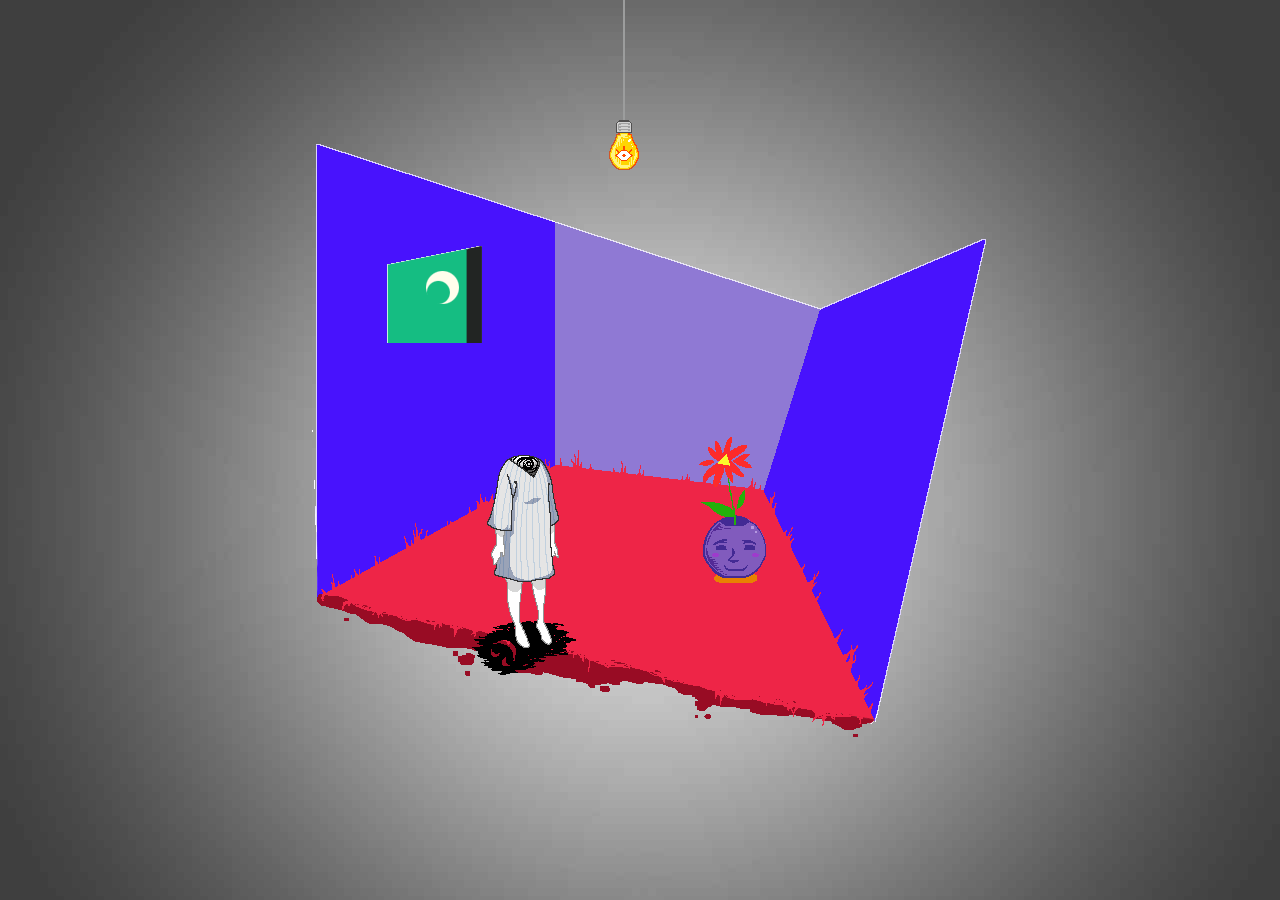
<file: index.html>
<!DOCTYPE html>

<html>

    <head>
    
        <title>home</title>

        <link rel="stylesheet" type="text/css" href="styles.css">       
        <script src="mousetrap.min.js"></script>
        <script src="jquery.js"></script>
        <script src="index.js"></script>

    </head>

<body id="index" class="object">
		
		<div id="lights" class="object"></div>
		
		<a href="r1.html"><div id="startButton" class="object"></div></a>
		<a href="info.html"><div id="infoButton" class="object"></div></a>
		<a href="credits.html"><div id="creditsButton" class="object"></div></a>


		</div>
    
    
<!-- CHECK if music is pulled from correct folder
    	<audio src=music/"???.mp3" autoplay loop hidden>
    	Your browser does not support the <audio> element.   
		</audio>
 -->
 
 <script>
  (function(i,s,o,g,r,a,m){i['GoogleAnalyticsObject']=r;i[r]=i[r]||function(){
  (i[r].q=i[r].q||[]).push(arguments)},i[r].l=1*new Date();a=s.createElement(o),
  m=s.getElementsByTagName(o)[0];a.async=1;a.src=g;m.parentNode.insertBefore(a,m)
  })(window,document,'script','//www.google-analytics.com/analytics.js','ga');

  ga('create', 'UA-62770503-1', 'auto');
  ga('send', 'pageview');

</script>

	</body>

</html>
</file>
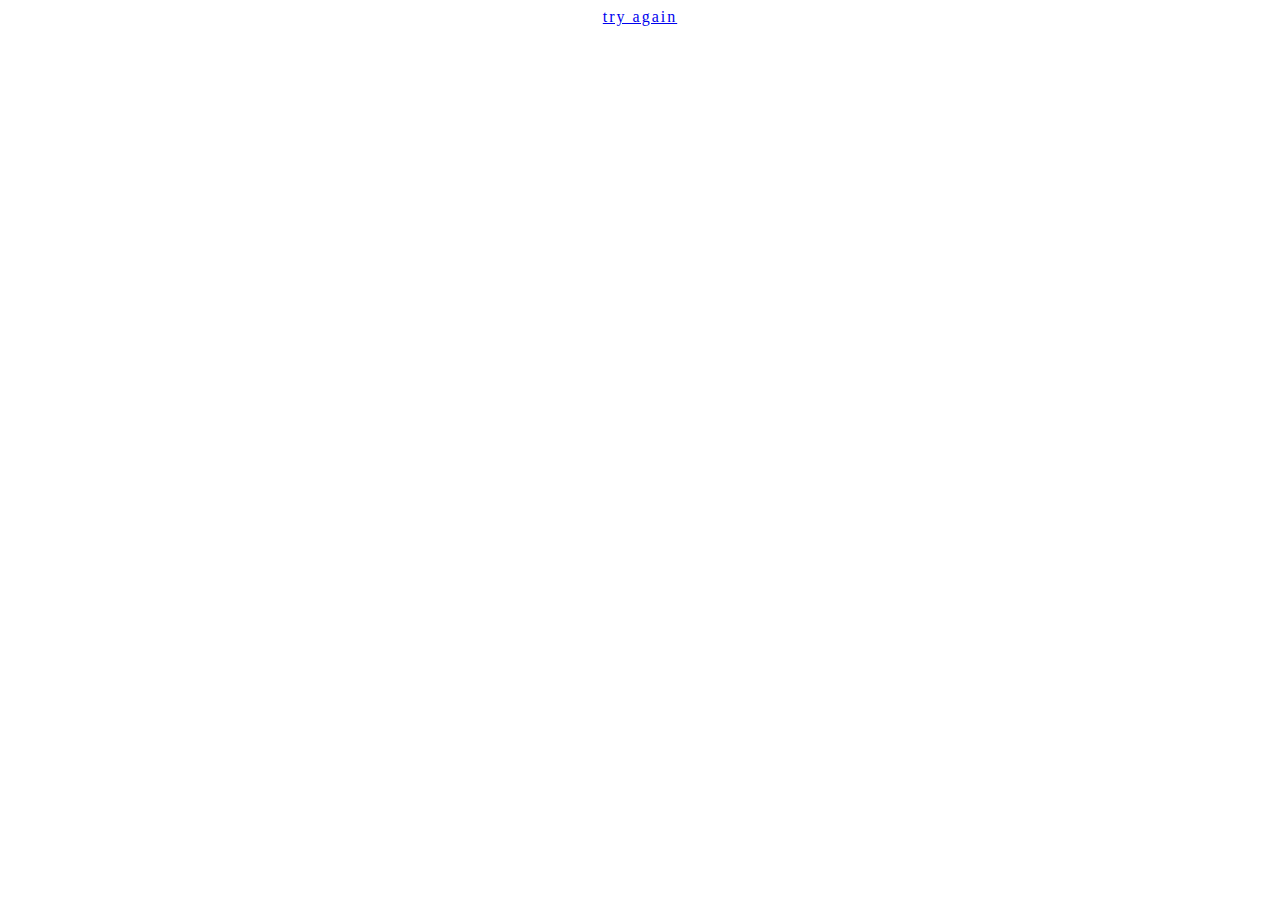
<file: gameover.html>
<!DOCTYPE html>

<html>

    <head>
    
        <title>game over</title>

        <link rel="stylesheet" type="text/css" href="styles.css">
        <meta http-equiv="Content-Type" content="text/html;charset=utf-8" />

    </head>

    <body>
		<a href="index.html"><div id="tryagain">try again</div></a>
    
    	<div id="footer">etsicimori copyright© anna yamoto</div>
    
<!-- 
    	<audio src="???.mp3" autoplay loop hidden>
    	Your browser does not support the <audio> element.   
		</audio>
 -->
 
 <script>
  (function(i,s,o,g,r,a,m){i['GoogleAnalyticsObject']=r;i[r]=i[r]||function(){
  (i[r].q=i[r].q||[]).push(arguments)},i[r].l=1*new Date();a=s.createElement(o),
  m=s.getElementsByTagName(o)[0];a.async=1;a.src=g;m.parentNode.insertBefore(a,m)
  })(window,document,'script','//www.google-analytics.com/analytics.js','ga');

  ga('create', 'UA-62770503-1', 'auto');
  ga('send', 'pageview');

</script>
 
	</body>

</html>
</file>
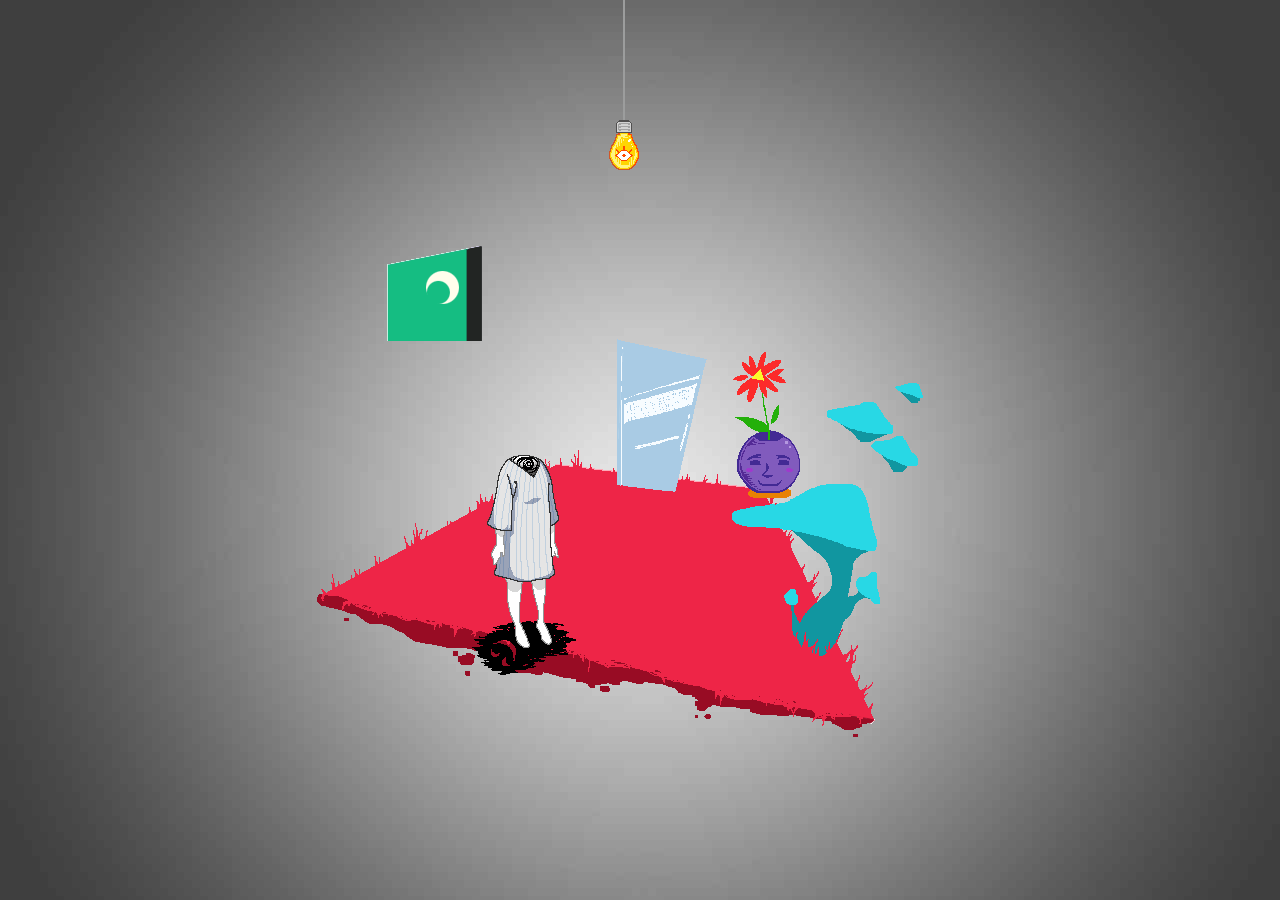
<file: r1.html>
<!DOCTYPE html>

<html>

    <head>
    
        <title>facade</title>

        <link rel="stylesheet" type="text/css" href="styles.css">       
        <script src="mousetrap.min.js"></script>
        <script src="jquery.js"></script>
        <script src="room.js"></script>
        <script src="r1.js"></script>

    </head>

	<body id="r1" class="object">
		
		<div id="lights" class="object"></div>
		
		<div id="me1" class="object"></div>
		<div id="window" class="object"></div>
		<div id="mirror" class="object"></div>
		<div id="flower" class="object"></div>
		<div id="trapdoor" class="object"></div>

<script>
  (function(i,s,o,g,r,a,m){i['GoogleAnalyticsObject']=r;i[r]=i[r]||function(){
  (i[r].q=i[r].q||[]).push(arguments)},i[r].l=1*new Date();a=s.createElement(o),
  m=s.getElementsByTagName(o)[0];a.async=1;a.src=g;m.parentNode.insertBefore(a,m)
  })(window,document,'script','//www.google-analytics.com/analytics.js','ga');

  ga('create', 'UA-62770503-1', 'auto');
  ga('send', 'pageview');
</script>
		
	</body>

</html>

<!-- 
W : window > X, mirror > X, flower > X
B : window > X, mirror = event, door > home (after event > r2
 -->
</file>
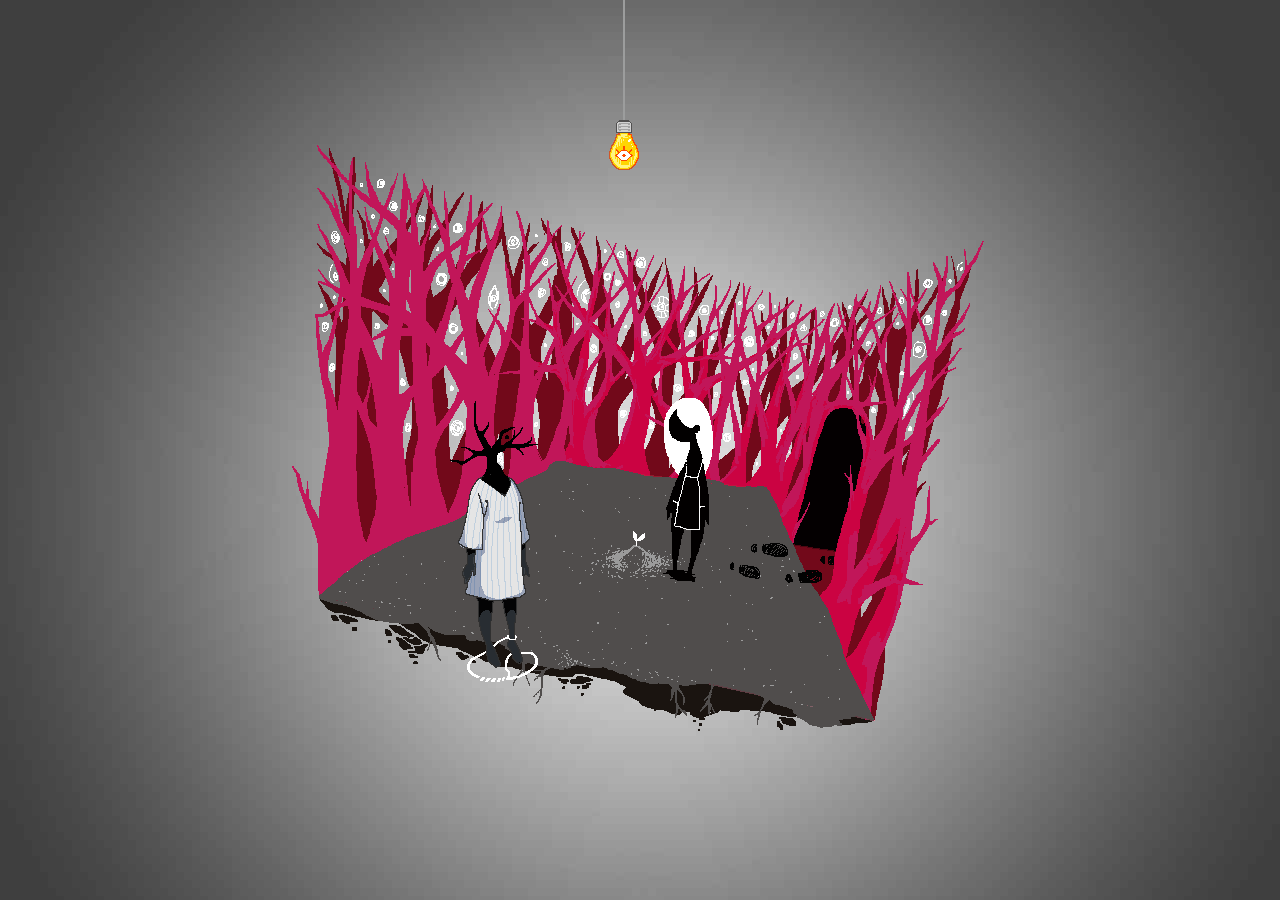
<file: r2.html>
<!DOCTYPE html>

<html>

    <head>
    
        <title>rejection</title>

        <link rel="stylesheet" type="text/css" href="styles.css">       
        <script src="mousetrap.min.js"></script>
        <script src="jquery.js"></script>
        <script src="room.js"></script>

    </head>

	<body id="r2" class="object">
		
		<div id="lights" class="object"></div>
		
		<div id="me2" class="object"></div>
		<div id="mother" class="object"></div>
		<div id="twirl" class="object"></div>
		<div id="door" class="object"></div>
		
		</div>

<script>
  (function(i,s,o,g,r,a,m){i['GoogleAnalyticsObject']=r;i[r]=i[r]||function(){
  (i[r].q=i[r].q||[]).push(arguments)},i[r].l=1*new Date();a=s.createElement(o),
  m=s.getElementsByTagName(o)[0];a.async=1;a.src=g;m.parentNode.insertBefore(a,m)
  })(window,document,'script','//www.google-analytics.com/analytics.js','ga');

  ga('create', 'UA-62770503-1', 'auto');
  ga('send', 'pageview');

</script>
		
	</body>

</html>

<!-- 
W : mother > X , twirl > X, door > r1 (after event > r3
B : mother = event , kill mother > game over , door > r1
 -->
</file>
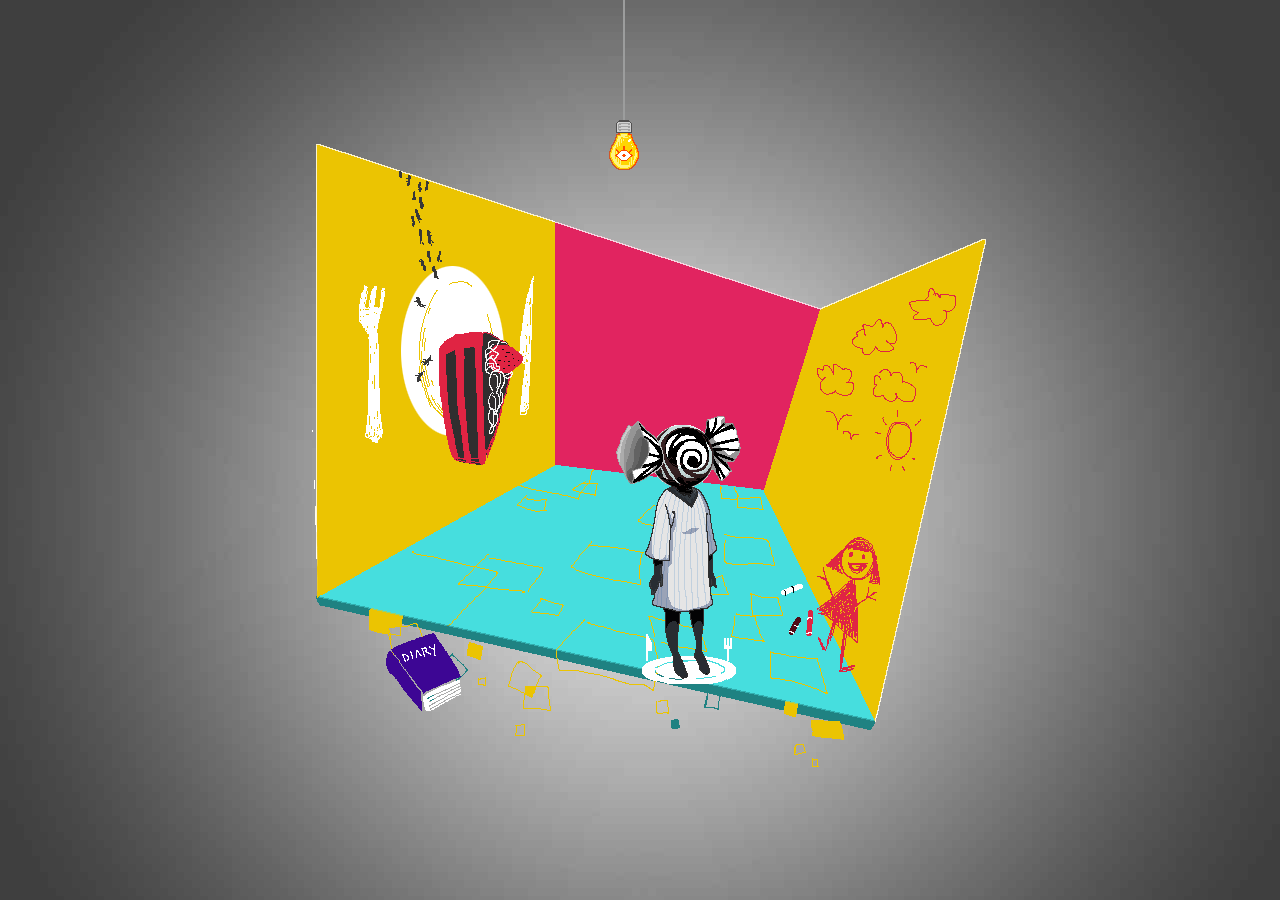
<file: r3.html>
<!DOCTYPE html>

<html>

    <head>
    
        <title>denial</title>

        <link rel="stylesheet" type="text/css" href="styles.css">       
        <script src="mousetrap.min.js"></script>
        <script src="jquery.js"></script>
        <script src="room.js"></script>

    </head>

	<body id="r3" class="object">
		
		<div id="lights" class="object"></div>
		
		<div id="me3" class="object"></div>
		<div id="cake" class="object"></div>
		<div id="draw" class="object"></div>
		<div id="book" class="object"></div>
		
		</div>

<script>
  (function(i,s,o,g,r,a,m){i['GoogleAnalyticsObject']=r;i[r]=i[r]||function(){
  (i[r].q=i[r].q||[]).push(arguments)},i[r].l=1*new Date();a=s.createElement(o),
  m=s.getElementsByTagName(o)[0];a.async=1;a.src=g;m.parentNode.insertBefore(a,m)
  })(window,document,'script','//www.google-analytics.com/analytics.js','ga');

  ga('create', 'UA-62770503-1', 'auto');
  ga('send', 'pageview');

</script>
		
	</body>

</html>

<!-- 
W : eat cake > X , draw > X, diary = event
B : door > r2 (after event r4) , write > X (click 30x makes words appear on wall), sleep > X
 -->
</file>
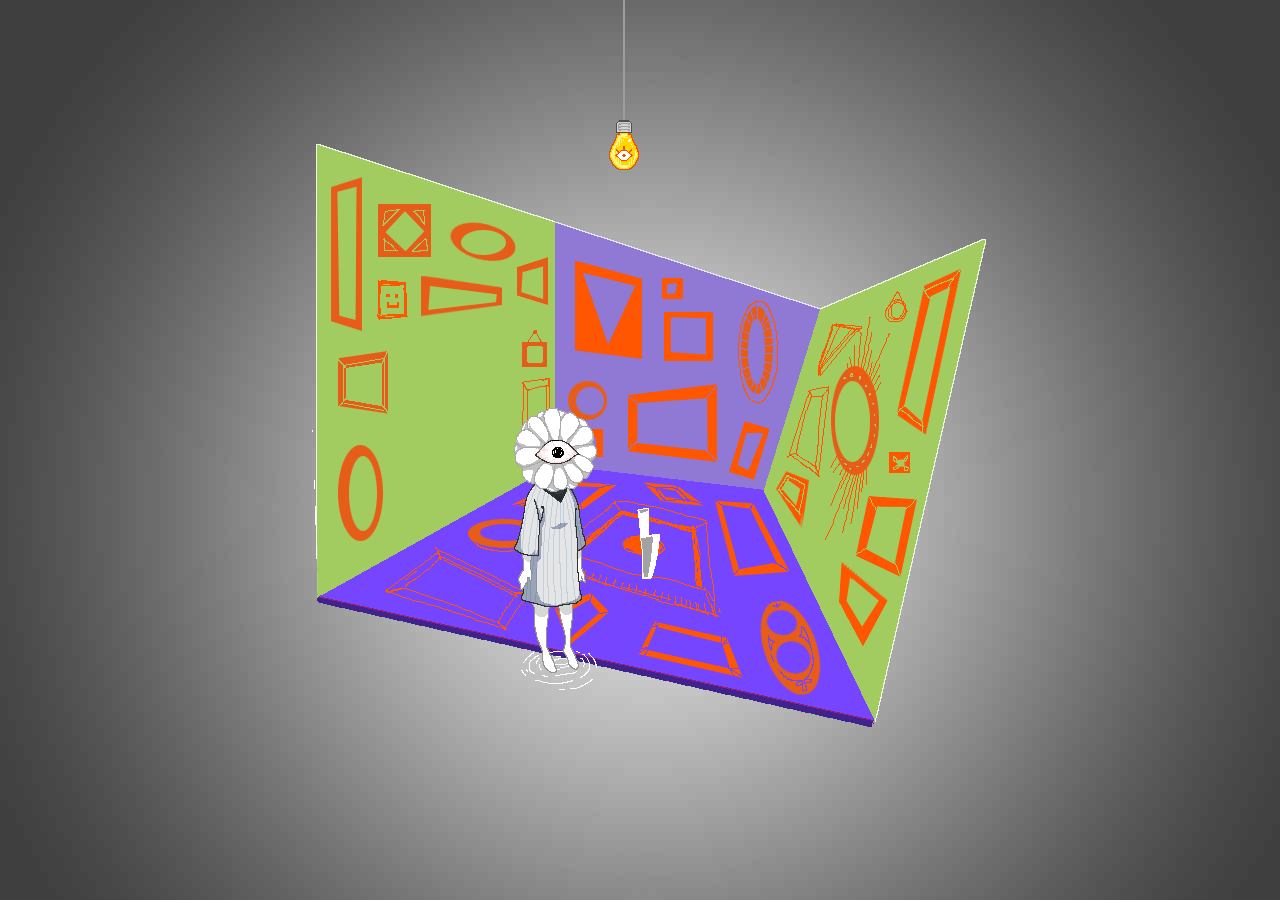
<file: r4.html>
<!DOCTYPE html>

<html>

    <head>
    
        <title>who</title>

        <link rel="stylesheet" type="text/css" href="styles.css">       
        <script src="mousetrap.min.js"></script>
        <script src="jquery.js"></script>
        <script src="room.js"></script>

    </head>

	<body id="r4" class="object">
		
		<div id="lights" class="object"></div>
		
		<div id="me4" class="object"></div>
		<div id="petals" class="object"></div>
		<div id="knife" class="object"></div>
		<div id="door" class="object"></div>
		
		</div>

<script>
  (function(i,s,o,g,r,a,m){i['GoogleAnalyticsObject']=r;i[r]=i[r]||function(){
  (i[r].q=i[r].q||[]).push(arguments)},i[r].l=1*new Date();a=s.createElement(o),
  m=s.getElementsByTagName(o)[0];a.async=1;a.src=g;m.parentNode.insertBefore(a,m)
  })(window,document,'script','//www.google-analytics.com/analytics.js','ga');

  ga('create', 'UA-62770503-1', 'auto');
  ga('send', 'pageview');

</script>
		
	</body>

</html>

<!-- 
W : pluck petals > fade out to r3 , pick knife = knife is picked, door > r3 (after events (2) r5)
B : touch hands > game over , stab hand = event, stab self > game over
 -->
</file>
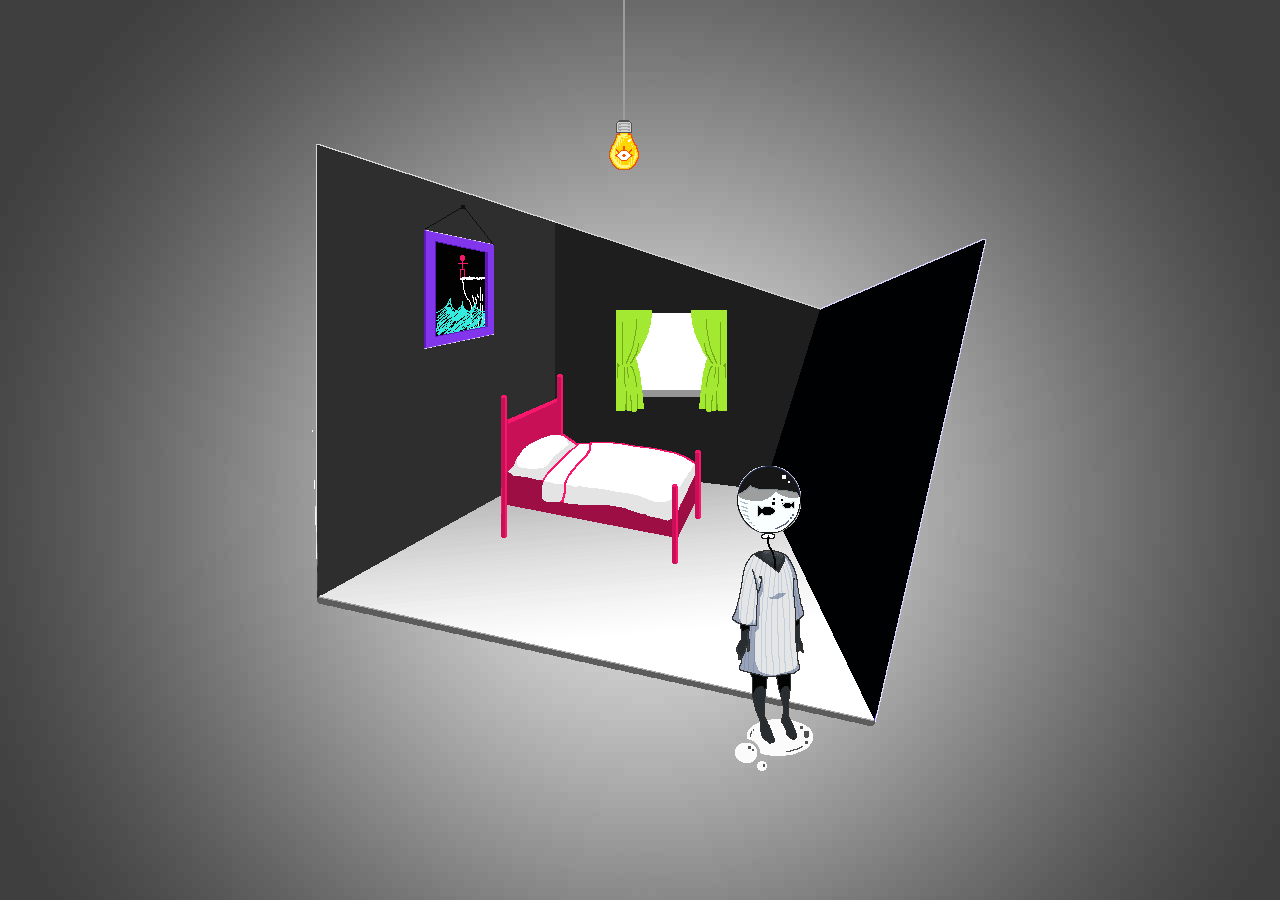
<file: r5.html>
<!DOCTYPE html>

<html>

    <head>
    
        <title>why</title>

        <link rel="stylesheet" type="text/css" href="styles.css">       
        <script src="mousetrap.min.js"></script>
        <script src="jquery.js"></script>
        <script src="room.js"></script>

    </head>

	<body id="r5" class="object">
		
		<div id="lights" class="object"></div>
		
		<div id="me5" class="object"></div>
		<div id="window5" class="object"></div>
		<div id="painting" class="object"></div>
		<div id="bed" class="object"></div>
		
		</div>
		
<script>
  (function(i,s,o,g,r,a,m){i['GoogleAnalyticsObject']=r;i[r]=i[r]||function(){
  (i[r].q=i[r].q||[]).push(arguments)},i[r].l=1*new Date();a=s.createElement(o),
  m=s.getElementsByTagName(o)[0];a.async=1;a.src=g;m.parentNode.insertBefore(a,m)
  })(window,document,'script','//www.google-analytics.com/analytics.js','ga');

  ga('create', 'UA-62770503-1', 'auto');
  ga('send', 'pageview');

</script>
		
	</body>

</html>

<!-- 
W : open window > game over , painting > X, lay in bed > X
B : write letter = event (letter appears on table) , painting > X (person dies), leave > game over (after event, end1)
 -->
</file>
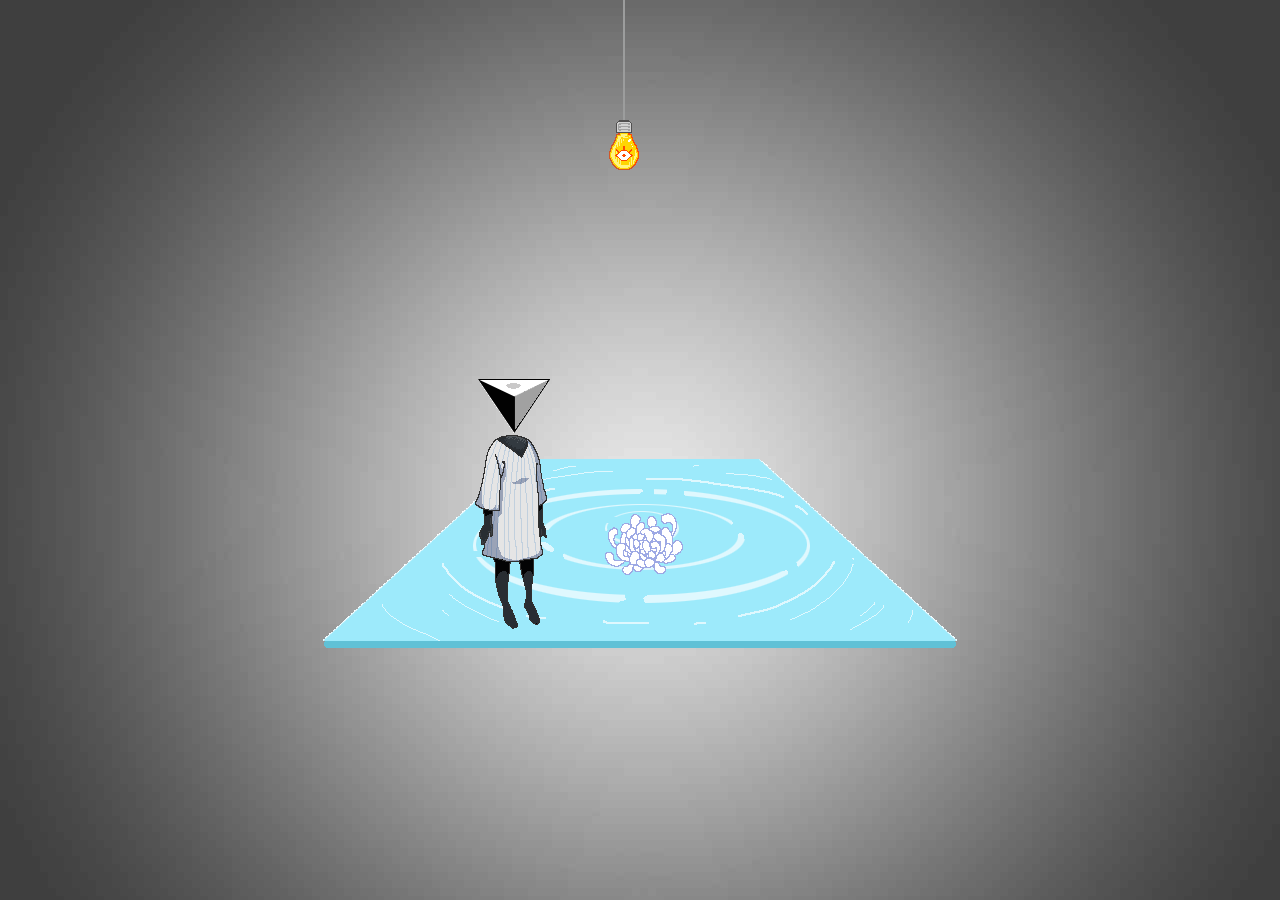
<file: r6.html>
<!DOCTYPE html>

<html>

    <head>
    
        <title>goodbye</title>

        <link rel="stylesheet" type="text/css" href="styles.css">       
        <script src="mousetrap.min.js"></script>
        <script src="jquery.js"></script>
        <script src="room.js"></script>

    </head>

	<body id="r6" class="object">
		
		<div id="lights" class="object"></div>
		
		<div id="me6" class="object"></div>
		<div id="grave" class="object"></div>
		
		</div>
		
		<div id="end2"></div>
		
<script>
  (function(i,s,o,g,r,a,m){i['GoogleAnalyticsObject']=r;i[r]=i[r]||function(){
  (i[r].q=i[r].q||[]).push(arguments)},i[r].l=1*new Date();a=s.createElement(o),
  m=s.getElementsByTagName(o)[0];a.async=1;a.src=g;m.parentNode.insertBefore(a,m)
  })(window,document,'script','//www.google-analytics.com/analytics.js','ga');

  ga('create', 'UA-62770503-1', 'auto');
  ga('send', 'pageview');

</script>		

	</body>

</html>

<!-- 
W : lay triangle > X (triangle is placed)
B : goodbye = end2 (sinks into water)
 -->
</file>
<file: styles.css>
body {
    color: white;
    font-family: gill sans; sans serif;
    font-size: medium;
    font-weight: regular;
    letter-spacing: 2px;
    text-align: center;
    }
    
#lights {
	background: url('images/lightson.gif') no-repeat;   
	display: block;
	margin-left: auto;
	margin-right: auto;
	width: 65px;
  	height: 172px;
  	margin-top: -10px;
  	}

#lights.lights-off {
	background: url('images/lightsoff.gif') no-repeat;
	display: block;
	margin-left: auto;
	margin-right: auto;
	width: 65px;
  	height: 172px; 
  	margin-top: -10px;  	  
}

/* INDEX */
/* INDEX */
/* INDEX */

#gameover {
	padding-top: 50px;
    background: 
    	url('images/r4/handFrontHover.gif') no-repeat center fixed,
    	url('images/off.jpg') ;
}

#info {
	padding-top: 50px;
    background: 
    	url('images/r1/r1ON.gif') no-repeat center fixed,
    	url('images/on.jpg') ;
}

#credits {
	padding-top: 50px;
    background: 
    	url('images/r1/r1OFF.gif') no-repeat center fixed,
    	url('images/on.jpg') ;
}
    
#index {
    background: 
    	url('images/index.gif') no-repeat center fixed,
    	url('images/on.jpg') ;
}

#index.lights-off {
    background: 
    	url('images/index.gif') no-repeat center fixed,
    	url('images/off.jpg') ;
}

#startButton {
    background: url('images/r1/headlessFront.gif') no-repeat;
    position: fixed; 
    right: 55%; 
    bottom:25%;
	width: 106px;
  	height: 223px; 
    border: none;
}

#startButton:hover {
    background: url('images/start.gif') no-repeat;
    position: fixed; 
    right: 54%; 
    bottom:25%;
	width: 130px;
  	height: 256px; 
    border: none;
}

#infoButton {
    background: url('images/r1/windowON.gif') no-repeat;
    position: fixed; 
    left: 30%; 
    top:27%;
    width: 100px;
    height: 100px;
    border: none;
}

#infoButton:hover {
    background: url('images/info.gif') no-repeat;
    position: fixed; 
    left: 30%; 
    top:27%;
    width: 100px;
    height: 100px;
    border: none;
}

#creditsButton {
    background: url('images/r1/flowerON.gif') no-repeat;
    position: fixed; 
    right: 40%; 
    bottom:35%;
    width: 72px;
    height: 149px;
    border: none;
}

#creditsButton:hover {
    background: url('images/credits.gif') no-repeat;
    position: fixed; 
    right: 40%; 
    bottom:35%;
    width: 133px;
    height: 169px;
    border: none;
}

/* ROOM 1 FACADE */
/* ROOM 1 FACADE */
/* ROOM 1 FACADE */

#r1 {
    background: 
    	url('images/r1/r1ON.gif') no-repeat center fixed,
    	url('images/on.jpg') ;
}

#r1.lights-off {
    background: 
    	url('images/r1/r1OFF.gif') no-repeat center fixed,
    	url('images/off.jpg') ;
}

#me1 {
    background: url('images/r1/headlessFront.gif') no-repeat;
    position: fixed; 
    right: 55%; 
    bottom:25%;
	width: 106px;
  	height: 223px; 
    border: none;
}

#me1:hover {
    background: url('images/r1/headlessBack.gif') no-repeat;
    position: fixed; 
    right: 55%; 
    bottom:25%;
	width: 106px;
  	height: 223px; 
    border: none;
}

#me1.lights-off {
    background: url('images/r1/cubeFront.gif') no-repeat;
    position: fixed; 
    right: 53%; 
    bottom:23%;
	width: 136px;
  	height: 281px; 
    border: none;
}

#me1.lights-off:hover {
    background: url('images/r1/cubeBack.gif') no-repeat;
    position: fixed; 
    right: 53%; 
    bottom:23%;
	width: 136px;
  	height: 281px; 
    border: none;
}

#window {
    background: url('images/r1/windowON.gif') no-repeat;
    position: fixed; 
    left: 30%; 
    top:27%;
	width: 114px;
  	height: 98px; 
    border: none;
}

#window:hover {
    background: url('images/r1/windowONhover.gif') no-repeat;
    position: fixed; 
    left: 30%; 
    top:27%;
	width: 114px;
  	height: 98px; 
    border: none;
}

#window.lights-off {
    background: url('images/r1/windowOFF.gif') no-repeat;
    position: fixed; 
    left: 30%; 
    top:27%;
	width: 114px;
  	height: 98px; 
    border: none;
}

#window.lights-off:hover {
    background: url('images/r1/windowOFFhover.gif') no-repeat;
    position: fixed; 
    left: 30%; 
    top:27%;
	width: 114px;
  	height: 98px; 
    border: none;
}

#mirror {
    background: url('images/r1/mirrorON.gif') no-repeat;
    position: fixed; 
    left: 48%;
	bottom: 45%;
	width: 95px;
  	height: 158px; 
    border: none;
}

#mirror:hover {
    background: url('images/r1/mirrorONhover.gif') no-repeat;
    position: fixed; 
    left: 48%;
	bottom: 45%;
	width: 95px;
  	height: 158px; 
    border: none;
}

#mirror.lights-off {
    background: url('images/r1/mirrorOFF.gif') no-repeat;
    position: fixed; 
    left: 48%;
	bottom: 45%;
	width: 97px;
  	height: 159px;
    border: none;
}

#mirror.lights-off:hover {
    background: url('images/r1/mirrorOFFhover.gif') no-repeat;
    position: fixed; 
    left: 48%;
	bottom: 45%;
	width: 112px;
  	height: 159px;
    border: none;
}

#trapdoor.lights-off {
    background: url('images/r1/trapdoor.gif') no-repeat;
    position: fixed; 
	right: 46%;
	bottom: 32%;
	width: 104px;
  	height: 59px; 
    border: none;
}

#trapdoor.lights-off:hover {
    background: url('images/r1/trapdoorHover.gif') no-repeat;
    position: fixed; 
	right: 46%;
	bottom: 30%;
	width: 92px;
  	height: 104px; 
    border: none;
}

#flower {
    background: url('images/r1/flowerON.gif') no-repeat;
    position: fixed; 
    left: 57%; 
    top:39%;
    width: 72px;
    height: 149px;
    border: none;
}

#flower:hover {
    background: url('images/r1/flowerONhover.gif') no-repeat;
    position: fixed; 
    left: 57%; 
    top:39%;
    width: 72px;
    height: 149px;
    border: none;
}

#flower.lights-off {
    background: url('images/r1/flowerOFF.gif') no-repeat;
    position: fixed; 
    left: 56%; 
    top:42.5%;
	width: 91px;
  	height: 125px; 
    border: none;
}

#flower.lights-off:hover {
    background: url('images/r1/flowerOFFhover.gif') no-repeat;
    position: fixed; 
    left: 56%; 
    top:42.5%;
	width: 91px;
  	height: 125px; 
    border: none;
}

/* ROOM 2 REJECTION */
/* ROOM 2 REJECTION */
/* ROOM 2 REJECTION */

#r2 {
    background: 
    	url('images/r2/r2ON.gif') no-repeat center fixed,
    	url('images/on.jpg') ;
}

#r2.lights-off {
    background: 
    	url('images/r2/r2OFF.gif') no-repeat center fixed,
    	url('images/off.jpg') ;
}

#me2 {
    background: url('images/r2/treeFront.gif') no-repeat;
    position: fixed; 
	left: 35%;
	bottom: 24%;
	width: 93px;
  	height: 284px; 
    border: none;
}

#me2:hover {
    background: url('images/r2/treeFrontHover.gif') no-repeat;
    position: fixed; 
	left: 35%;
	bottom: 24%;
	width: 118px;
  	height: 284px; 
    border: none;
}

#me2.lights-off {
    background: url('images/r2/candleFront.gif') no-repeat;
    position: fixed; 
	left: 35%;
	bottom: 24%;
	width: 97px;
  	height: 283px; 
    border: none;
}

#me2.lights-off:hover {
    background: url('images/r2/candleFrontHover.gif') no-repeat;
    position: fixed; 
	left: 35%;
	bottom: 24%;
	width: 130px;
  	height: 283px; 
    border: none;
}

#mother {
    background: url('images/r2/motherON.gif') no-repeat;
    position: fixed; 
	right: 44%;
	bottom: 35%;
	width: 55px;
  	height: 189px; 
    border: none;
}

#mother:hover {
    background: url('images/r2/motherONhover.gif') no-repeat;
    position: fixed; 
	right: 44%;
	bottom: 35%;
	width: 136px;
  	height: 189px; 
    border: none;
}

#mother.lights-off {
    background: url('images/r2/motherOFF.gif') no-repeat;
    position: fixed; 
	right: 44%;
	bottom: 35%;
	width: 55px;
  	height: 189px; 
    border: none;
}

#mother.lights-off:hover {
    background: url('images/r2/motherOFFhover.gif') no-repeat;
    position: fixed; 
	right: 44%;
	bottom: 35%;
	width: 136px;
  	height: 189px; 
    border: none;
}

#door{
	position: fixed;
	right: 33%;
	bottom: 30%;
	width: 50px;
	height: 170px;
	border: none;
}

#door.lights-off{
	position: fixed;
	right: 33%;
	bottom: 30%;
	width: 50px;
	height: 170px;
	border: none;
}

/* ROOM 3 DENIAL */
/* ROOM 3 DENIAL */
/* ROOM 3 DENIAL */

#r3 {
    background: 
    	url('images/r3/r3ON.gif') no-repeat center fixed,
    	url('images/on.jpg') ;
}

#r3.lights-off {
    background: 
    	url('images/r3/r3OFF.gif') no-repeat center fixed,
    	url('images/off.jpg') ;
}

#me3 {
    background: url('images/r3/candyFront.gif') no-repeat;
    position: fixed; 
	left: 48%;
	bottom: 24%;
	width: 129px;
  	height: 270px; 
    border: none;
}

#me3:hover {
    background: url('images/r3/candyBack.gif') no-repeat;
    position: fixed; 
	left: 48%;
	bottom: 24%;
	width: 129px;
  	height: 270px;
    border: none;
}

#me3.lights-off {
    background: url('images/r3/antFront.gif') no-repeat;
    position: fixed; 
	left: 37%;
	bottom: 24%;
	width: 151px;
  	height: 271px; 
    border: none;
}

#cake {
    background: url('images/r3/cake.gif') no-repeat;
    position: fixed; 	
    left: 34%;	
    bottom: 34%;
	width: 129px;
  	height: 270px; 
    border: none;
}

#cake:hover {
    background: url('images/r3/cakeHover.gif') no-repeat;
    position: fixed; 
    left: 34%;	
    bottom: 34%;
	width: 129px;
  	height: 270px;
    border: none;
}

#cake.lights-off {
    background: url('') no-repeat;
}

#cake.lights-off:hover {
    background: url('') no-repeat;
}

#book {
    background: url('images/r3/diary.gif') no-repeat;
    position: fixed; 	
  right: 64%;
  bottom: 21%;
	width: 79px;
  	height: 82px; 
    border: none;
}

#book:hover {
    background: url('images/r3/diaryONhover.gif') no-repeat;
    position: fixed; 
  right: 64%;
  bottom: 21%;
	width: 123px;
  	height: 82px;
    border: none;
}

#book.lights-off {
    background: url('images/r3/diary.gif') no-repeat;
    position: fixed; 	
  right: 64%;
  bottom: 21%;
	width: 79px;
  	height: 82px; 
    border: none;
}

#book.lights-off:hover {
    background: url('images/r3/diaryOFFhover.gif') no-repeat;
    position: fixed; 
	right: 64%;
	bottom: 21%;
	width: 123px;
  	height: 82px;
    border: none;
}

#draw {
    background: url('images/r3/draw.gif') no-repeat;
    position: fixed; 	
	right: 31%;
	bottom: 25%;
	width: 68px;
  	height: 142px; 
    border: none;
}

#draw:hover {
    background: url('images/r3/drawHover.gif') no-repeat;
    position: fixed; 
	right: 31%;
	bottom: 25%;
	width: 68px;
  	height: 142px; 
    border: none;
}

#draw.lights-off {
    background: url('') no-repeat;
}

#draw.lights-off:hover {
    background: url('') no-repeat;
}


#sleep.lights-off {
    background: url('images/r3/pillow.gif') no-repeat;
    position: fixed; 	
	right: 41%;
  	bottom: 20%;
	width: 143px;
  	height: 120px; 
    border: none;
}

#sleep.lights-off:hover {
    background: url('images/r3/pillowHover.gif') no-repeat;
    position: fixed; 
	right: 41%;
  	bottom: 20%;
	width: 143px;
  	height: 120px;  
    border: none;
}

#door3.lights-off {
    background: url('images/r3/door.gif') no-repeat;
    position: fixed; 	
  	right: 43%;
  	bottom: 47%;
	width: 134px;
  	height: 158px; 
    border: none;
}

#door3.lights-off:hover {
    background: url('images/r3/doorHover.gif') no-repeat;
    position: fixed; 
  	right: 43%;
  	bottom: 47%;
	width: 134px;
  	height: 158px; 
    border: none;
}

/* ROOM 4 SELF */
/* ROOM 4 SELF */
/* ROOM 4 SELF */

#r4 {
    background: 
    	url('images/r4/r4ON.gif') no-repeat center fixed,
    	url('images/on.jpg') ;
}

#r4.lights-off {
    background: 
    	url('images/r4/r4OFF.gif') no-repeat center fixed,
    	url('images/off.jpg') ;
}

#me4 {
    background: url('images/r4/flowerFront.gif') no-repeat;
    position: fixed; 
	left: 40%;
	bottom: 23%;
	width: 86px;
  	height: 287px; 
    border: none;
}

#me4:hover {
    background: url('images/r4/flowerFrontHover.gif') no-repeat;
    position: fixed; 
	left: 40%;
	bottom: 23%;
	width: 111px;
  	height: 287px; 
    border: none;
}

#me4.lights-off {
    background: url('images/r4/handFront.gif') no-repeat;
    position: fixed; 
	left: 37%;
	bottom: 30%;
	width: 99px;
  	height: 294px; 
    border: none;;
}

#me4.lights-off:hover {
    background: url('images/r4/handFrontHover.gif') no-repeat;
    position: fixed; 
	left: 37%;
	bottom: 30%;
	width: 99px;
  	height: 294px; 
    border: none;
}

#door4 {
    background: url('images/r4/door.gif') no-repeat;
    position: fixed; 
	left: 31.3%;
	bottom: 34%;
	width: 121px;
  	height: 244px; 
    border: none;
}

#door4:hover {
    background: url('images/r4/doorHover.gif') no-repeat;
    position: fixed; 
	left: 31.1%;
	bottom: 34.6%;
	width: 121px;
  	height: 274px; 
    border: none;
}
 
/* touch hand */
#door4.lights-off {
    background: url('images/r4/touch.gif') no-repeat;
    position: fixed; 
	left: 48.8%;
  	bottom: 35.7%;
	width: 66px;
  	height: 98px; 
    border: none;
}

#door4.lights-off:hover {
    background: url('images/r4/touchHover.gif') no-repeat;
    position: fixed; 
	left: 48.8%;
  	bottom: 35.7%;
	width: 66px;
  	height: 98px; 
    border: none;
}

#knife {
    background: url('images/r4/knife.gif') no-repeat;
    position: fixed; 
  	left: 49.5%;
  	bottom: 35%;
	width: 28px;
  	height: 81px; 
    border: none;
}

#knife:hover {
    background: url('images/r4/knifeHover.gif') no-repeat;
    position: fixed; 
  	left: 49.5%;
  	bottom: 35%;
	width: 28px;
  	height: 81px;
    border: none;
}

/* stab hand */
#knife.lights-off {
    background: url('images/r4/stab.gif') no-repeat;
    position: fixed; 
	left: 31.4%;
  	bottom: 28%;
	width: 67px;
  	height: 108px; 
    border: none;
}

#knife.lights-off:hover {
    background: url('images/r4/stabHover.gif') no-repeat;
    position: fixed; 
	left: 31.4%;
  	bottom: 28%;
	width: 67px;
  	height: 108px;
    border: none;
}

/* ROOM 5 MEANING */
/* ROOM 5 MEANING */
/* ROOM 5 MEANING */

#r5 {
    background: 
    	url('images/r5/r5ON.gif') no-repeat center fixed,
    	url('images/on.jpg') ;
}

#r5.lights-off {
    background: 
    	url('images/r5/r5OFF.gif') no-repeat center fixed,
    	url('images/off.jpg') ;
}

#me5 {
    background: url('images/r5/fishFront.gif') no-repeat;
    position: fixed; 
	left: 57%;
  	bottom: 14%;
	width: 86px;
  	height: 310px; 
    border: none;
}

#me5.lights-off {
    background: url('images/r5/bloodFront.gif') no-repeat;
    position: fixed; 
	left: 57%;
  	bottom: 14%;
	width: 94px;
  	height: 292px; 
    border: none;
}

#me5.lights-off:hover {
    background: url('images/r5/bloodFrontHover.gif') no-repeat;
    position: fixed; 
	left: 57%;
  	bottom: 14%;
	width: 94px;
  	height: 292px; 
    border: none;
}

#window5 {
    background: url('images/r5/windowON.gif') no-repeat;
    position: fixed; 
 	left: 48%;
  	bottom: 54%;
	width: 114px;
  	height: 106px; 
    border: none;
}

#window5:hover {
    background: url('images/r5/windowONhover.gif') no-repeat;
    position: fixed; 
 	left: 48%;
  	bottom: 54%;
	width: 114px;
  	height: 106px; 
    border: none;
}

#window5.lights-off {
    background: url('images/r5/windowOFF.gif') no-repeat;
    position: fixed; 
 	left: 48%;
  	bottom: 54%;
	width: 114px;
  	height: 106px; 
    border: none;
}

#bed {
    background: url('images/r5/bed.gif') no-repeat;
    position: fixed; 
  	left: 39%;
  	bottom: 37%;
	width: 204px;
  	height: 194px; 
    border: none;
}

#bed:hover {
    background: url('images/r5/bedHover.gif') no-repeat;
    position: fixed; 
  	left: 39%;
  	bottom: 37%;
	width: 204px;
  	height: 194px; 
    border: none;
}

#bed.lights-off {
    background: url('images/r5/bed.gif') no-repeat;
    position: fixed; 
  	left: 39%;
  	bottom: 37%;
	width: 204px;
  	height: 194px; 
    border: none;
}

#bed.lights-off:hover {
    background: url('images/r5/bed.gif') no-repeat;
    position: fixed; 
  	left: 39%;
  	bottom: 37%;
	width: 204px;
  	height: 194px; 
    border: none;
    }

#table {
    background: url('images/r5/tableON.gif') no-repeat;
    position: fixed; 
  	left: 31%;
  	bottom: 29%;
	width: 136px;
  	height: 152px; 
    border: none;
}

#talbe.lights-off {
    background: url('images/r5/tableOFF.gif') no-repeat;
    position: fixed; 
  	left: 31%;
  	bottom: 29%;
	width: 136px;
  	height: 152px; 
    border: none;
}

#table.lights-off:hover {
    background: url('images/r5/tableOFFhover.gif') no-repeat;
    position: fixed; 
  	left: 31%;
  	bottom: 29%;
	width: 136px;
  	height: 174px; 
    border: none;
}

#painting {
    background: url('images/r5/paintingON.gif') no-repeat;
    position: fixed; 
  	left: 33%;
  	bottom: 61%;
	width: 73px;
  	height: 147px; 
    border: none;
}

#painting:hover {
    background: url('images/r5/paintingONhover.gif') no-repeat;
    position: fixed; 
  	left: 33%;
  	bottom: 61%;
	width: 73px;
  	height: 147px; 
    border: none;
}

#painting.lights-off {
    background: url('images/r5/paintingOFF.gif') no-repeat;
    position: fixed; 
  	left: 33%;
  	bottom: 61%;
	width: 73px;
  	height: 147px; 
    border: none;
}

#painting.lights-off:hover {
    background: url('images/r5/paintingOFFhover.gif') no-repeat;
    position: fixed; 
  	left: 33%;
  	bottom: 61%;
	width: 73px;
  	height: 147px; 
    border: none;
}

/* ROOM 6 CLOSURE */
/* ROOM 6 CLOSURE */
/* ROOM 6 CLOSURE */

#r6 {
    background: 
    	url('images/r6/r6ON.gif') no-repeat center fixed,
    	url('images/on.jpg') ;
}

#r6.lights-off {
    background: 
    	url('images/r6/r6OFF.gif') no-repeat center fixed,
    	url('images/off.jpg') ;
}

#me6 {
    background: url('images/r6/triangleON.gif') no-repeat;
    position: fixed; 
  	left: 37%;
  	bottom: 30%;
	width: 77px;
  	height: 252px; 
    border: none;
}

#grave {
    background: url('images/r6/flower.gif') no-repeat;
    position: fixed; 
  	left: 47%;
  	bottom: 36%;
	width: 89px;
  	height: 66px; 
    border: none;
}

#grave:hover {
    background: url('images/r6/flowerHover.gif') no-repeat;
    position: fixed; 
  	left: 44.5%;
  	bottom: 36%;
	width: 122px;
  	height: 154px; 
    border: none;
}

#me6.lights-off {
    background: url('images/r6/triangleOFF.gif') no-repeat;
    position: fixed; 
  	left: 37%;
  	bottom: 30%;
	width: 77px;
  	height: 252px; 
    border: none;
}

#end2 {
    background: 
    	url('images/end2.gif') no-repeat center fixed,
}

#footer {
	bottom: 0px;
	padding-bottom: 10px;
    color: white;
    font-family: gill sans; sans serif;
    font-size: small;
    font-weight: regular;
    letter-spacing: 2px;
    text-align: center;
}
</file>
